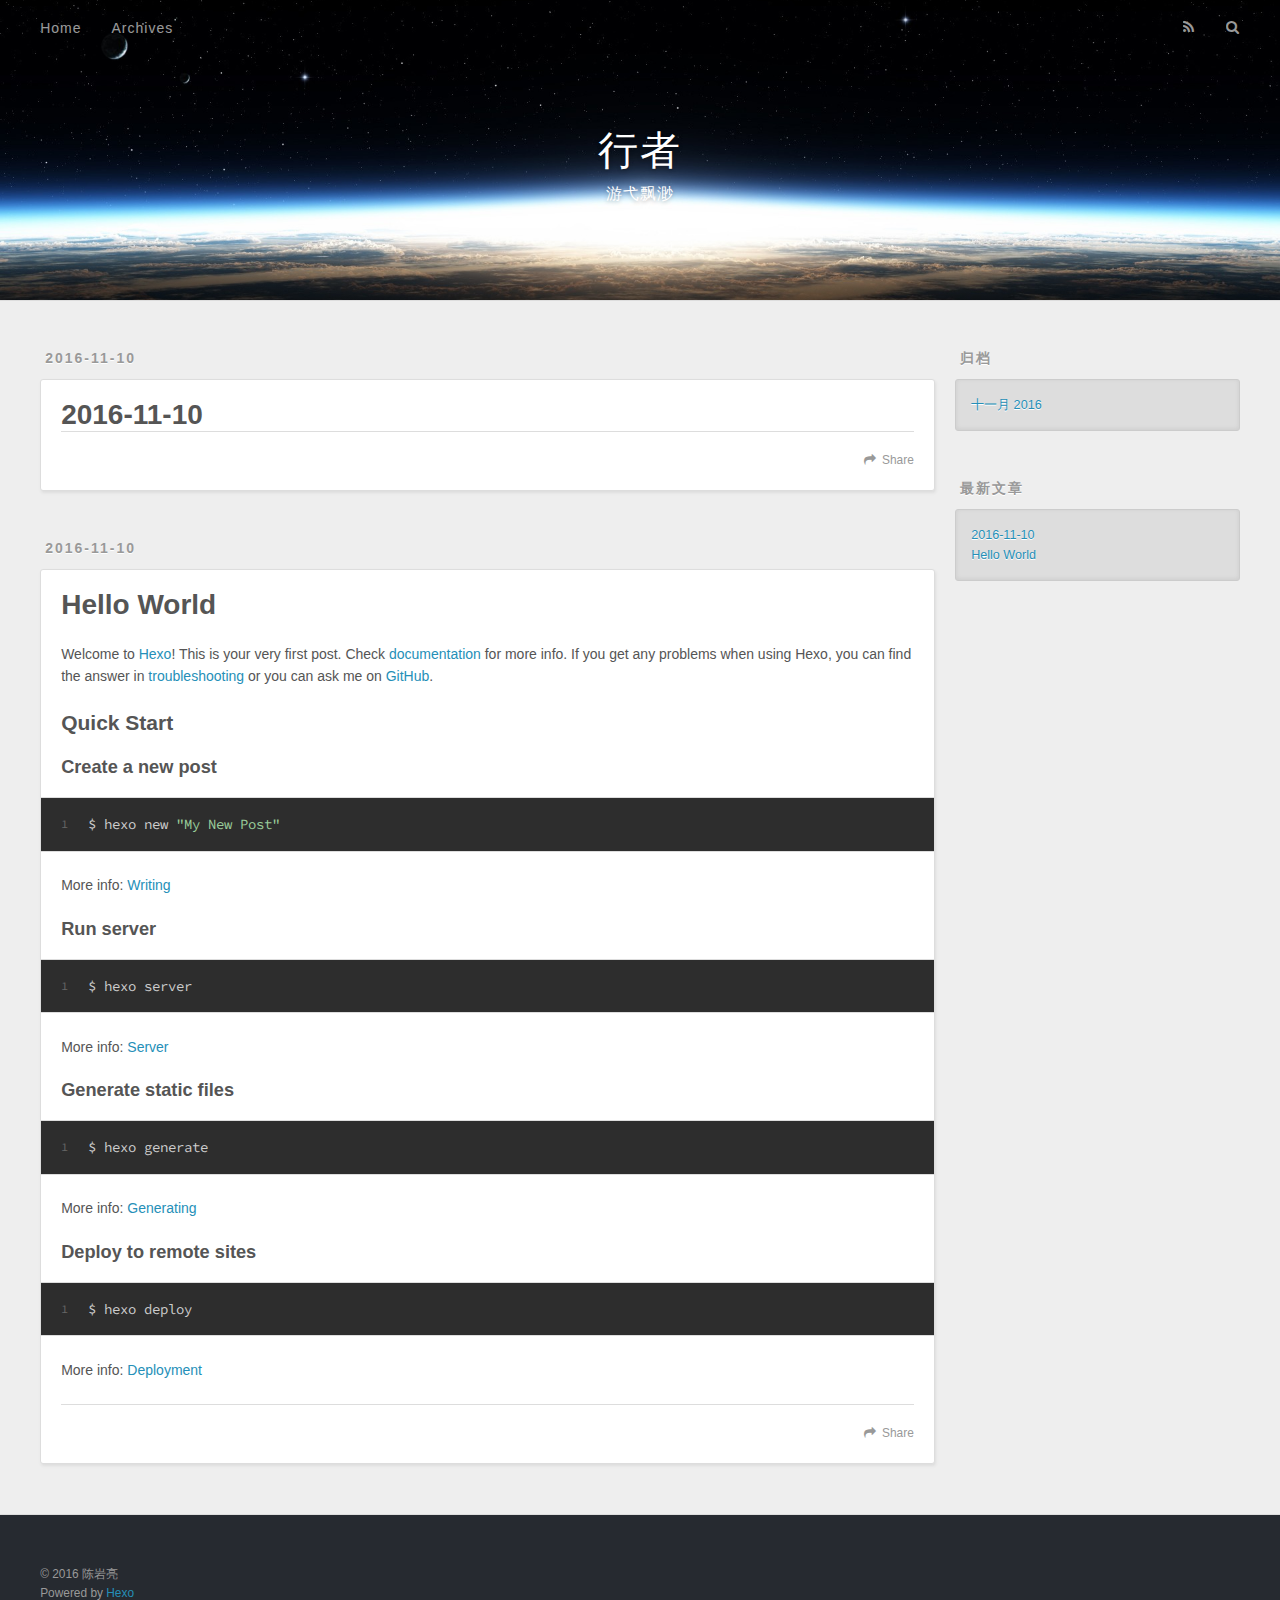
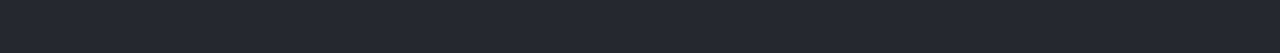
<file: index.html>
<!DOCTYPE html>
<html>
<head>
  <meta charset="utf-8">
  
  <title>行者</title>
  <meta name="viewport" content="width=device-width, initial-scale=1, maximum-scale=1">
  <meta property="og:type" content="website">
<meta property="og:title" content="行者">
<meta property="og:url" content="http://yoursite.com/index.html">
<meta property="og:site_name" content="行者">
<meta name="twitter:card" content="summary">
<meta name="twitter:title" content="行者">
  
    <link rel="alternate" href="/atom.xml" title="行者" type="application/atom+xml">
  
  
    <link rel="icon" href="/favicon.png">
  
  
    <link href="//fonts.googleapis.com/css?family=Source+Code+Pro" rel="stylesheet" type="text/css">
  
  <link rel="stylesheet" href="/css/style.css">
  

</head>

<body>
  <div id="container">
    <div id="wrap">
      <header id="header">
  <div id="banner"></div>
  <div id="header-outer" class="outer">
    <div id="header-title" class="inner">
      <h1 id="logo-wrap">
        <a href="/" id="logo">行者</a>
      </h1>
      
        <h2 id="subtitle-wrap">
          <a href="/" id="subtitle">游弋飘渺</a>
        </h2>
      
    </div>
    <div id="header-inner" class="inner">
      <nav id="main-nav">
        <a id="main-nav-toggle" class="nav-icon"></a>
        
          <a class="main-nav-link" href="/">Home</a>
        
          <a class="main-nav-link" href="/archives">Archives</a>
        
      </nav>
      <nav id="sub-nav">
        
          <a id="nav-rss-link" class="nav-icon" href="/atom.xml" title="RSS Feed"></a>
        
        <a id="nav-search-btn" class="nav-icon" title="搜索"></a>
      </nav>
      <div id="search-form-wrap">
        <form action="//google.com/search" method="get" accept-charset="UTF-8" class="search-form"><input type="search" name="q" results="0" class="search-form-input" placeholder="Search"><button type="submit" class="search-form-submit">&#xF002;</button><input type="hidden" name="sitesearch" value="http://yoursite.com"></form>
      </div>
    </div>
  </div>
</header>
      <div class="outer">
        <section id="main">
  
    <article id="post-2016-11-10" class="article article-type-post" itemscope itemprop="blogPost">
  <div class="article-meta">
    <a href="/2016/11/10/2016-11-10/" class="article-date">
  <time datetime="2016-11-10T15:00:15.000Z" itemprop="datePublished">2016-11-10</time>
</a>
    
  </div>
  <div class="article-inner">
    
    
      <header class="article-header">
        
  
    <h1 itemprop="name">
      <a class="article-title" href="/2016/11/10/2016-11-10/">2016-11-10</a>
    </h1>
  

      </header>
    
    <div class="article-entry" itemprop="articleBody">
      
        
      
    </div>
    <footer class="article-footer">
      <a data-url="http://yoursite.com/2016/11/10/2016-11-10/" data-id="civcifipe0000paeo4ngzxant" class="article-share-link">Share</a>
      
      
    </footer>
  </div>
  
</article>


  
    <article id="post-hello-world" class="article article-type-post" itemscope itemprop="blogPost">
  <div class="article-meta">
    <a href="/2016/11/10/hello-world/" class="article-date">
  <time datetime="2016-11-10T14:52:33.000Z" itemprop="datePublished">2016-11-10</time>
</a>
    
  </div>
  <div class="article-inner">
    
    
      <header class="article-header">
        
  
    <h1 itemprop="name">
      <a class="article-title" href="/2016/11/10/hello-world/">Hello World</a>
    </h1>
  

      </header>
    
    <div class="article-entry" itemprop="articleBody">
      
        <p>Welcome to <a href="https://hexo.io/" target="_blank" rel="external">Hexo</a>! This is your very first post. Check <a href="https://hexo.io/docs/" target="_blank" rel="external">documentation</a> for more info. If you get any problems when using Hexo, you can find the answer in <a href="https://hexo.io/docs/troubleshooting.html" target="_blank" rel="external">troubleshooting</a> or you can ask me on <a href="https://github.com/hexojs/hexo/issues" target="_blank" rel="external">GitHub</a>.</p>
<h2 id="Quick-Start"><a href="#Quick-Start" class="headerlink" title="Quick Start"></a>Quick Start</h2><h3 id="Create-a-new-post"><a href="#Create-a-new-post" class="headerlink" title="Create a new post"></a>Create a new post</h3><figure class="highlight bash"><table><tr><td class="gutter"><pre><div class="line">1</div></pre></td><td class="code"><pre><div class="line">$ hexo new <span class="string">"My New Post"</span></div></pre></td></tr></table></figure>
<p>More info: <a href="https://hexo.io/docs/writing.html" target="_blank" rel="external">Writing</a></p>
<h3 id="Run-server"><a href="#Run-server" class="headerlink" title="Run server"></a>Run server</h3><figure class="highlight bash"><table><tr><td class="gutter"><pre><div class="line">1</div></pre></td><td class="code"><pre><div class="line">$ hexo server</div></pre></td></tr></table></figure>
<p>More info: <a href="https://hexo.io/docs/server.html" target="_blank" rel="external">Server</a></p>
<h3 id="Generate-static-files"><a href="#Generate-static-files" class="headerlink" title="Generate static files"></a>Generate static files</h3><figure class="highlight bash"><table><tr><td class="gutter"><pre><div class="line">1</div></pre></td><td class="code"><pre><div class="line">$ hexo generate</div></pre></td></tr></table></figure>
<p>More info: <a href="https://hexo.io/docs/generating.html" target="_blank" rel="external">Generating</a></p>
<h3 id="Deploy-to-remote-sites"><a href="#Deploy-to-remote-sites" class="headerlink" title="Deploy to remote sites"></a>Deploy to remote sites</h3><figure class="highlight bash"><table><tr><td class="gutter"><pre><div class="line">1</div></pre></td><td class="code"><pre><div class="line">$ hexo deploy</div></pre></td></tr></table></figure>
<p>More info: <a href="https://hexo.io/docs/deployment.html" target="_blank" rel="external">Deployment</a></p>

      
    </div>
    <footer class="article-footer">
      <a data-url="http://yoursite.com/2016/11/10/hello-world/" data-id="civcifisn0001paeog981kmg1" class="article-share-link">Share</a>
      
      
    </footer>
  </div>
  
</article>


  

</section>
        
          <aside id="sidebar">
  
    

  
    

  
    
  
    
  <div class="widget-wrap">
    <h3 class="widget-title">归档</h3>
    <div class="widget">
      <ul class="archive-list"><li class="archive-list-item"><a class="archive-list-link" href="/archives/2016/11/">十一月 2016</a></li></ul>
    </div>
  </div>


  
    
  <div class="widget-wrap">
    <h3 class="widget-title">最新文章</h3>
    <div class="widget">
      <ul>
        
          <li>
            <a href="/2016/11/10/2016-11-10/">2016-11-10</a>
          </li>
        
          <li>
            <a href="/2016/11/10/hello-world/">Hello World</a>
          </li>
        
      </ul>
    </div>
  </div>

  
</aside>
        
      </div>
      <footer id="footer">
  
  <div class="outer">
    <div id="footer-info" class="inner">
      &copy; 2016 陈岩亮<br>
      Powered by <a href="http://hexo.io/" target="_blank">Hexo</a>
    </div>
  </div>
</footer>
    </div>
    <nav id="mobile-nav">
  
    <a href="/" class="mobile-nav-link">Home</a>
  
    <a href="/archives" class="mobile-nav-link">Archives</a>
  
</nav>
    

<script src="//ajax.googleapis.com/ajax/libs/jquery/2.0.3/jquery.min.js"></script>


  <link rel="stylesheet" href="/fancybox/jquery.fancybox.css">
  <script src="/fancybox/jquery.fancybox.pack.js"></script>


<script src="/js/script.js"></script>

  </div>
</body>
</html>
</file>
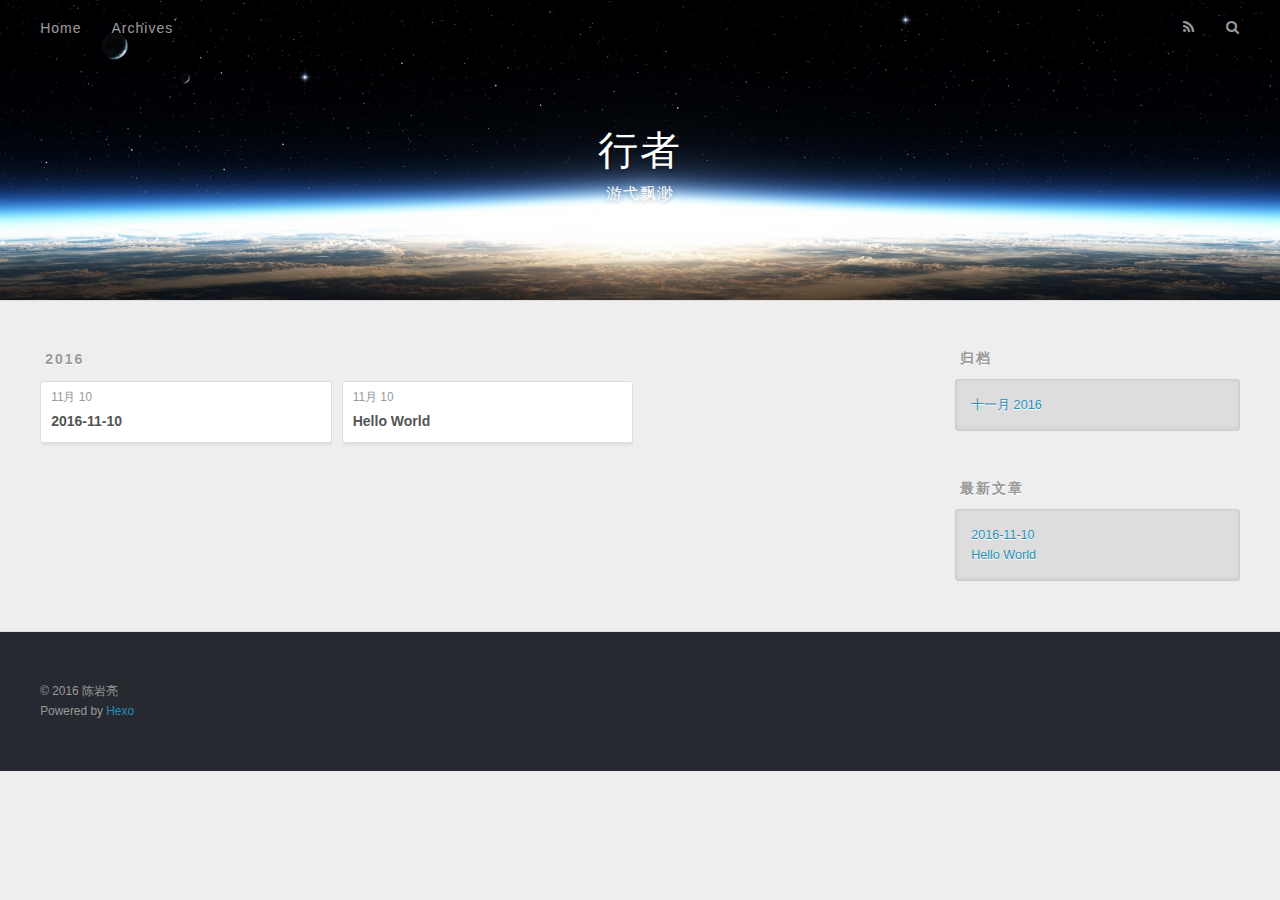
<file: archives/index.html>
<!DOCTYPE html>
<html>
<head>
  <meta charset="utf-8">
  
  <title>归档 | 行者</title>
  <meta name="viewport" content="width=device-width, initial-scale=1, maximum-scale=1">
  <meta property="og:type" content="website">
<meta property="og:title" content="行者">
<meta property="og:url" content="http://yoursite.com/archives/index.html">
<meta property="og:site_name" content="行者">
<meta name="twitter:card" content="summary">
<meta name="twitter:title" content="行者">
  
    <link rel="alternate" href="/atom.xml" title="行者" type="application/atom+xml">
  
  
    <link rel="icon" href="/favicon.png">
  
  
    <link href="//fonts.googleapis.com/css?family=Source+Code+Pro" rel="stylesheet" type="text/css">
  
  <link rel="stylesheet" href="/css/style.css">
  

</head>

<body>
  <div id="container">
    <div id="wrap">
      <header id="header">
  <div id="banner"></div>
  <div id="header-outer" class="outer">
    <div id="header-title" class="inner">
      <h1 id="logo-wrap">
        <a href="/" id="logo">行者</a>
      </h1>
      
        <h2 id="subtitle-wrap">
          <a href="/" id="subtitle">游弋飘渺</a>
        </h2>
      
    </div>
    <div id="header-inner" class="inner">
      <nav id="main-nav">
        <a id="main-nav-toggle" class="nav-icon"></a>
        
          <a class="main-nav-link" href="/">Home</a>
        
          <a class="main-nav-link" href="/archives">Archives</a>
        
      </nav>
      <nav id="sub-nav">
        
          <a id="nav-rss-link" class="nav-icon" href="/atom.xml" title="RSS Feed"></a>
        
        <a id="nav-search-btn" class="nav-icon" title="搜索"></a>
      </nav>
      <div id="search-form-wrap">
        <form action="//google.com/search" method="get" accept-charset="UTF-8" class="search-form"><input type="search" name="q" results="0" class="search-form-input" placeholder="Search"><button type="submit" class="search-form-submit">&#xF002;</button><input type="hidden" name="sitesearch" value="http://yoursite.com"></form>
      </div>
    </div>
  </div>
</header>
      <div class="outer">
        <section id="main">
  
  
    
    
      
      
      <section class="archives-wrap">
        <div class="archive-year-wrap">
          <a href="/archives/2016" class="archive-year">2016</a>
        </div>
        <div class="archives">
    
    <article class="archive-article archive-type-post">
  <div class="archive-article-inner">
    <header class="archive-article-header">
      <a href="/2016/11/10/2016-11-10/" class="archive-article-date">
  <time datetime="2016-11-10T15:00:15.000Z" itemprop="datePublished">11月 10</time>
</a>
      
  
    <h1 itemprop="name">
      <a class="archive-article-title" href="/2016/11/10/2016-11-10/">2016-11-10</a>
    </h1>
  

    </header>
  </div>
</article>
  
    
    
    <article class="archive-article archive-type-post">
  <div class="archive-article-inner">
    <header class="archive-article-header">
      <a href="/2016/11/10/hello-world/" class="archive-article-date">
  <time datetime="2016-11-10T14:52:33.000Z" itemprop="datePublished">11月 10</time>
</a>
      
  
    <h1 itemprop="name">
      <a class="archive-article-title" href="/2016/11/10/hello-world/">Hello World</a>
    </h1>
  

    </header>
  </div>
</article>
  
  
    </div></section>
  

</section>
        
          <aside id="sidebar">
  
    

  
    

  
    
  
    
  <div class="widget-wrap">
    <h3 class="widget-title">归档</h3>
    <div class="widget">
      <ul class="archive-list"><li class="archive-list-item"><a class="archive-list-link" href="/archives/2016/11/">十一月 2016</a></li></ul>
    </div>
  </div>


  
    
  <div class="widget-wrap">
    <h3 class="widget-title">最新文章</h3>
    <div class="widget">
      <ul>
        
          <li>
            <a href="/2016/11/10/2016-11-10/">2016-11-10</a>
          </li>
        
          <li>
            <a href="/2016/11/10/hello-world/">Hello World</a>
          </li>
        
      </ul>
    </div>
  </div>

  
</aside>
        
      </div>
      <footer id="footer">
  
  <div class="outer">
    <div id="footer-info" class="inner">
      &copy; 2016 陈岩亮<br>
      Powered by <a href="http://hexo.io/" target="_blank">Hexo</a>
    </div>
  </div>
</footer>
    </div>
    <nav id="mobile-nav">
  
    <a href="/" class="mobile-nav-link">Home</a>
  
    <a href="/archives" class="mobile-nav-link">Archives</a>
  
</nav>
    

<script src="//ajax.googleapis.com/ajax/libs/jquery/2.0.3/jquery.min.js"></script>


  <link rel="stylesheet" href="/fancybox/jquery.fancybox.css">
  <script src="/fancybox/jquery.fancybox.pack.js"></script>


<script src="/js/script.js"></script>

  </div>
</body>
</html>
</file>
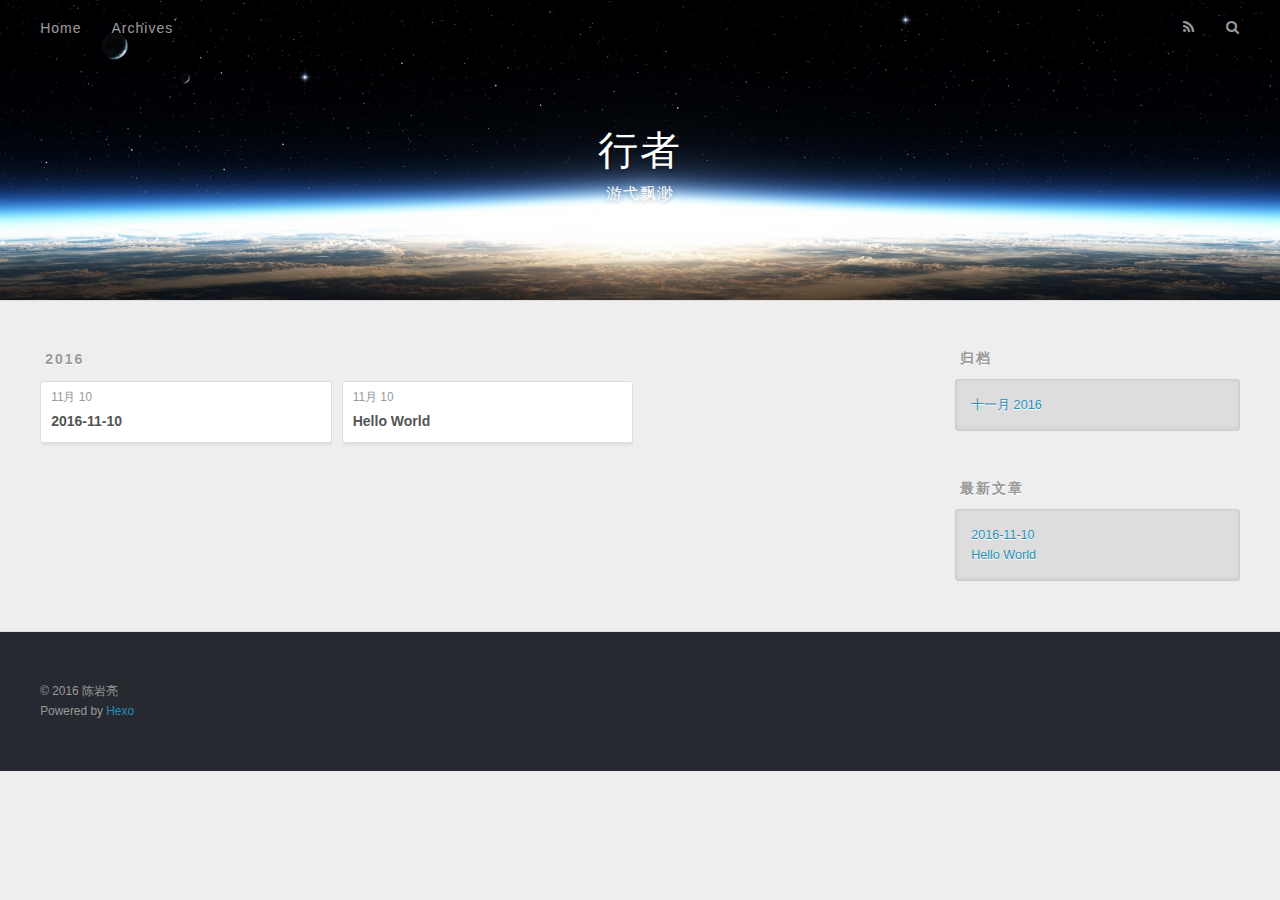
<file: archives/2016/index.html>
<!DOCTYPE html>
<html>
<head>
  <meta charset="utf-8">
  
  <title>归档: 2016 | 行者</title>
  <meta name="viewport" content="width=device-width, initial-scale=1, maximum-scale=1">
  <meta property="og:type" content="website">
<meta property="og:title" content="行者">
<meta property="og:url" content="http://yoursite.com/archives/2016/index.html">
<meta property="og:site_name" content="行者">
<meta name="twitter:card" content="summary">
<meta name="twitter:title" content="行者">
  
    <link rel="alternate" href="/atom.xml" title="行者" type="application/atom+xml">
  
  
    <link rel="icon" href="/favicon.png">
  
  
    <link href="//fonts.googleapis.com/css?family=Source+Code+Pro" rel="stylesheet" type="text/css">
  
  <link rel="stylesheet" href="/css/style.css">
  

</head>

<body>
  <div id="container">
    <div id="wrap">
      <header id="header">
  <div id="banner"></div>
  <div id="header-outer" class="outer">
    <div id="header-title" class="inner">
      <h1 id="logo-wrap">
        <a href="/" id="logo">行者</a>
      </h1>
      
        <h2 id="subtitle-wrap">
          <a href="/" id="subtitle">游弋飘渺</a>
        </h2>
      
    </div>
    <div id="header-inner" class="inner">
      <nav id="main-nav">
        <a id="main-nav-toggle" class="nav-icon"></a>
        
          <a class="main-nav-link" href="/">Home</a>
        
          <a class="main-nav-link" href="/archives">Archives</a>
        
      </nav>
      <nav id="sub-nav">
        
          <a id="nav-rss-link" class="nav-icon" href="/atom.xml" title="RSS Feed"></a>
        
        <a id="nav-search-btn" class="nav-icon" title="搜索"></a>
      </nav>
      <div id="search-form-wrap">
        <form action="//google.com/search" method="get" accept-charset="UTF-8" class="search-form"><input type="search" name="q" results="0" class="search-form-input" placeholder="Search"><button type="submit" class="search-form-submit">&#xF002;</button><input type="hidden" name="sitesearch" value="http://yoursite.com"></form>
      </div>
    </div>
  </div>
</header>
      <div class="outer">
        <section id="main">
  
  
    
    
      
      
      <section class="archives-wrap">
        <div class="archive-year-wrap">
          <a href="/archives/2016" class="archive-year">2016</a>
        </div>
        <div class="archives">
    
    <article class="archive-article archive-type-post">
  <div class="archive-article-inner">
    <header class="archive-article-header">
      <a href="/2016/11/10/2016-11-10/" class="archive-article-date">
  <time datetime="2016-11-10T15:00:15.000Z" itemprop="datePublished">11月 10</time>
</a>
      
  
    <h1 itemprop="name">
      <a class="archive-article-title" href="/2016/11/10/2016-11-10/">2016-11-10</a>
    </h1>
  

    </header>
  </div>
</article>
  
    
    
    <article class="archive-article archive-type-post">
  <div class="archive-article-inner">
    <header class="archive-article-header">
      <a href="/2016/11/10/hello-world/" class="archive-article-date">
  <time datetime="2016-11-10T14:52:33.000Z" itemprop="datePublished">11月 10</time>
</a>
      
  
    <h1 itemprop="name">
      <a class="archive-article-title" href="/2016/11/10/hello-world/">Hello World</a>
    </h1>
  

    </header>
  </div>
</article>
  
  
    </div></section>
  

</section>
        
          <aside id="sidebar">
  
    

  
    

  
    
  
    
  <div class="widget-wrap">
    <h3 class="widget-title">归档</h3>
    <div class="widget">
      <ul class="archive-list"><li class="archive-list-item"><a class="archive-list-link" href="/archives/2016/11/">十一月 2016</a></li></ul>
    </div>
  </div>


  
    
  <div class="widget-wrap">
    <h3 class="widget-title">最新文章</h3>
    <div class="widget">
      <ul>
        
          <li>
            <a href="/2016/11/10/2016-11-10/">2016-11-10</a>
          </li>
        
          <li>
            <a href="/2016/11/10/hello-world/">Hello World</a>
          </li>
        
      </ul>
    </div>
  </div>

  
</aside>
        
      </div>
      <footer id="footer">
  
  <div class="outer">
    <div id="footer-info" class="inner">
      &copy; 2016 陈岩亮<br>
      Powered by <a href="http://hexo.io/" target="_blank">Hexo</a>
    </div>
  </div>
</footer>
    </div>
    <nav id="mobile-nav">
  
    <a href="/" class="mobile-nav-link">Home</a>
  
    <a href="/archives" class="mobile-nav-link">Archives</a>
  
</nav>
    

<script src="//ajax.googleapis.com/ajax/libs/jquery/2.0.3/jquery.min.js"></script>


  <link rel="stylesheet" href="/fancybox/jquery.fancybox.css">
  <script src="/fancybox/jquery.fancybox.pack.js"></script>


<script src="/js/script.js"></script>

  </div>
</body>
</html>
</file>
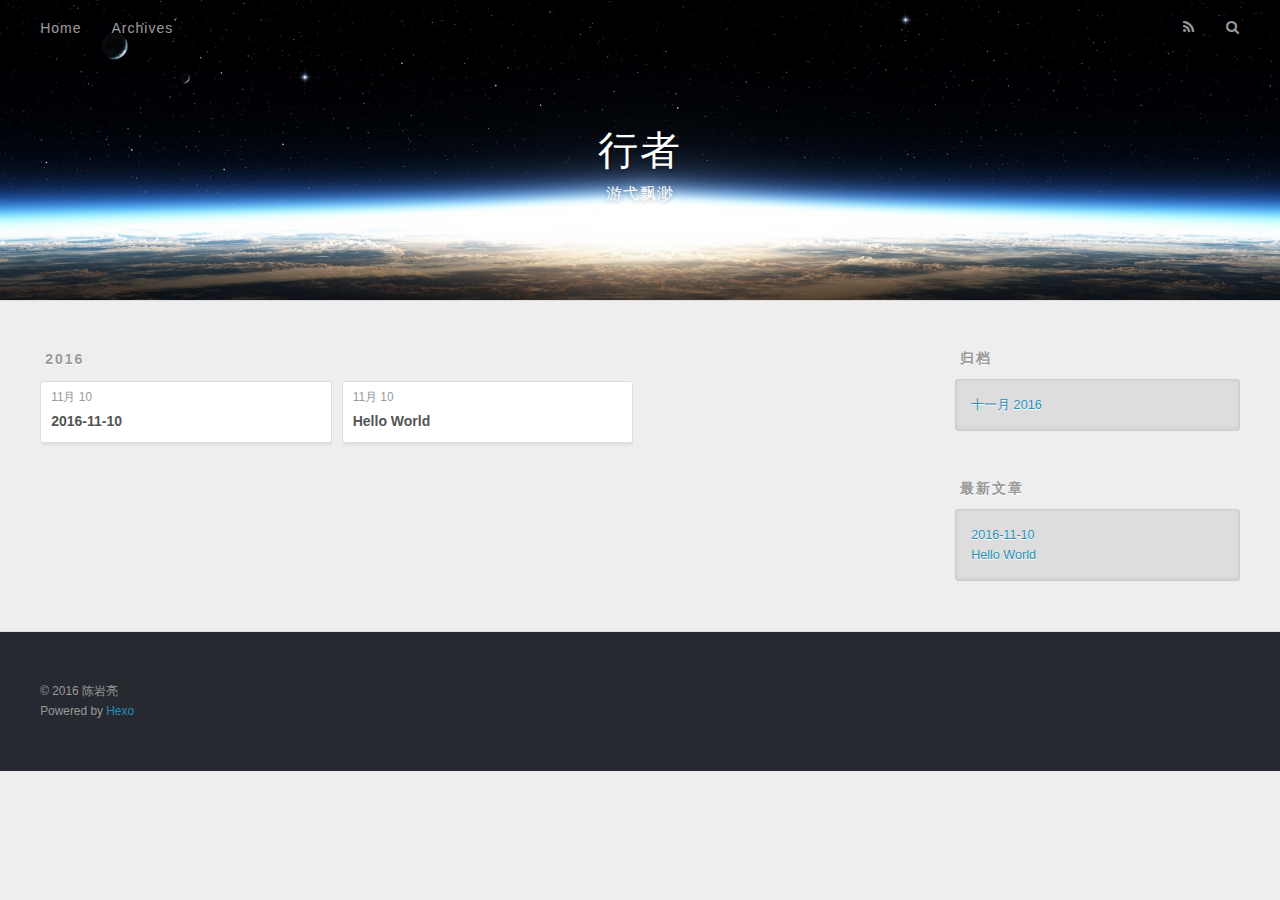
<file: archives/2016/11/index.html>
<!DOCTYPE html>
<html>
<head>
  <meta charset="utf-8">
  
  <title>归档: 2016/11 | 行者</title>
  <meta name="viewport" content="width=device-width, initial-scale=1, maximum-scale=1">
  <meta property="og:type" content="website">
<meta property="og:title" content="行者">
<meta property="og:url" content="http://yoursite.com/archives/2016/11/index.html">
<meta property="og:site_name" content="行者">
<meta name="twitter:card" content="summary">
<meta name="twitter:title" content="行者">
  
    <link rel="alternate" href="/atom.xml" title="行者" type="application/atom+xml">
  
  
    <link rel="icon" href="/favicon.png">
  
  
    <link href="//fonts.googleapis.com/css?family=Source+Code+Pro" rel="stylesheet" type="text/css">
  
  <link rel="stylesheet" href="/css/style.css">
  

</head>

<body>
  <div id="container">
    <div id="wrap">
      <header id="header">
  <div id="banner"></div>
  <div id="header-outer" class="outer">
    <div id="header-title" class="inner">
      <h1 id="logo-wrap">
        <a href="/" id="logo">行者</a>
      </h1>
      
        <h2 id="subtitle-wrap">
          <a href="/" id="subtitle">游弋飘渺</a>
        </h2>
      
    </div>
    <div id="header-inner" class="inner">
      <nav id="main-nav">
        <a id="main-nav-toggle" class="nav-icon"></a>
        
          <a class="main-nav-link" href="/">Home</a>
        
          <a class="main-nav-link" href="/archives">Archives</a>
        
      </nav>
      <nav id="sub-nav">
        
          <a id="nav-rss-link" class="nav-icon" href="/atom.xml" title="RSS Feed"></a>
        
        <a id="nav-search-btn" class="nav-icon" title="搜索"></a>
      </nav>
      <div id="search-form-wrap">
        <form action="//google.com/search" method="get" accept-charset="UTF-8" class="search-form"><input type="search" name="q" results="0" class="search-form-input" placeholder="Search"><button type="submit" class="search-form-submit">&#xF002;</button><input type="hidden" name="sitesearch" value="http://yoursite.com"></form>
      </div>
    </div>
  </div>
</header>
      <div class="outer">
        <section id="main">
  
  
    
    
      
      
      <section class="archives-wrap">
        <div class="archive-year-wrap">
          <a href="/archives/2016" class="archive-year">2016</a>
        </div>
        <div class="archives">
    
    <article class="archive-article archive-type-post">
  <div class="archive-article-inner">
    <header class="archive-article-header">
      <a href="/2016/11/10/2016-11-10/" class="archive-article-date">
  <time datetime="2016-11-10T15:00:15.000Z" itemprop="datePublished">11月 10</time>
</a>
      
  
    <h1 itemprop="name">
      <a class="archive-article-title" href="/2016/11/10/2016-11-10/">2016-11-10</a>
    </h1>
  

    </header>
  </div>
</article>
  
    
    
    <article class="archive-article archive-type-post">
  <div class="archive-article-inner">
    <header class="archive-article-header">
      <a href="/2016/11/10/hello-world/" class="archive-article-date">
  <time datetime="2016-11-10T14:52:33.000Z" itemprop="datePublished">11月 10</time>
</a>
      
  
    <h1 itemprop="name">
      <a class="archive-article-title" href="/2016/11/10/hello-world/">Hello World</a>
    </h1>
  

    </header>
  </div>
</article>
  
  
    </div></section>
  

</section>
        
          <aside id="sidebar">
  
    

  
    

  
    
  
    
  <div class="widget-wrap">
    <h3 class="widget-title">归档</h3>
    <div class="widget">
      <ul class="archive-list"><li class="archive-list-item"><a class="archive-list-link" href="/archives/2016/11/">十一月 2016</a></li></ul>
    </div>
  </div>


  
    
  <div class="widget-wrap">
    <h3 class="widget-title">最新文章</h3>
    <div class="widget">
      <ul>
        
          <li>
            <a href="/2016/11/10/2016-11-10/">2016-11-10</a>
          </li>
        
          <li>
            <a href="/2016/11/10/hello-world/">Hello World</a>
          </li>
        
      </ul>
    </div>
  </div>

  
</aside>
        
      </div>
      <footer id="footer">
  
  <div class="outer">
    <div id="footer-info" class="inner">
      &copy; 2016 陈岩亮<br>
      Powered by <a href="http://hexo.io/" target="_blank">Hexo</a>
    </div>
  </div>
</footer>
    </div>
    <nav id="mobile-nav">
  
    <a href="/" class="mobile-nav-link">Home</a>
  
    <a href="/archives" class="mobile-nav-link">Archives</a>
  
</nav>
    

<script src="//ajax.googleapis.com/ajax/libs/jquery/2.0.3/jquery.min.js"></script>


  <link rel="stylesheet" href="/fancybox/jquery.fancybox.css">
  <script src="/fancybox/jquery.fancybox.pack.js"></script>


<script src="/js/script.js"></script>

  </div>
</body>
</html>
</file>
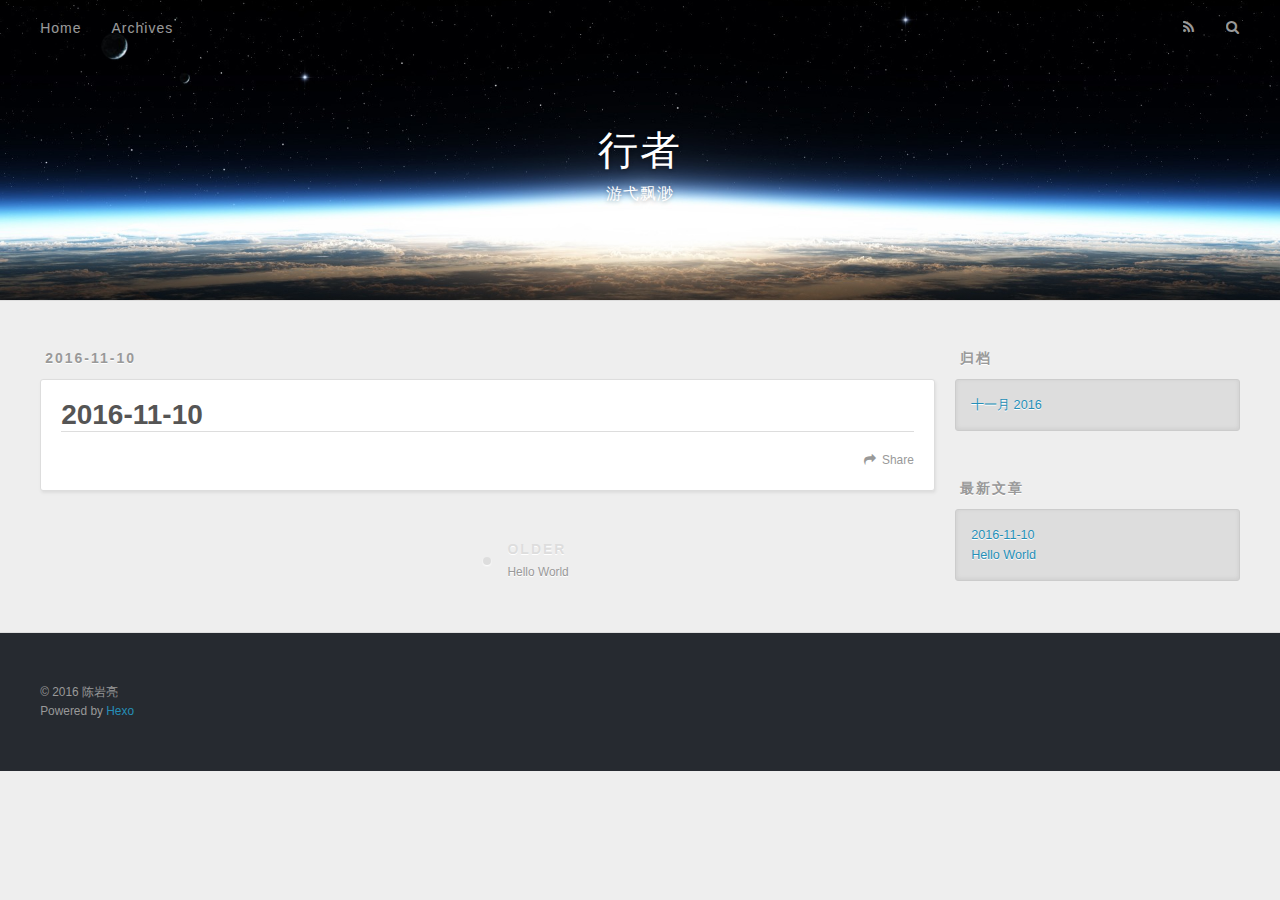
<file: 2016/11/10/2016-11-10/index.html>
<!DOCTYPE html>
<html>
<head>
  <meta charset="utf-8">
  
  <title>2016-11-10 | 行者</title>
  <meta name="viewport" content="width=device-width, initial-scale=1, maximum-scale=1">
  <meta property="og:type" content="article">
<meta property="og:title" content="2016-11-10">
<meta property="og:url" content="http://yoursite.com/2016/11/10/2016-11-10/index.html">
<meta property="og:site_name" content="行者">
<meta property="og:updated_time" content="2016-11-10T15:00:15.000Z">
<meta name="twitter:card" content="summary">
<meta name="twitter:title" content="2016-11-10">
  
    <link rel="alternate" href="/atom.xml" title="行者" type="application/atom+xml">
  
  
    <link rel="icon" href="/favicon.png">
  
  
    <link href="//fonts.googleapis.com/css?family=Source+Code+Pro" rel="stylesheet" type="text/css">
  
  <link rel="stylesheet" href="/css/style.css">
  

</head>

<body>
  <div id="container">
    <div id="wrap">
      <header id="header">
  <div id="banner"></div>
  <div id="header-outer" class="outer">
    <div id="header-title" class="inner">
      <h1 id="logo-wrap">
        <a href="/" id="logo">行者</a>
      </h1>
      
        <h2 id="subtitle-wrap">
          <a href="/" id="subtitle">游弋飘渺</a>
        </h2>
      
    </div>
    <div id="header-inner" class="inner">
      <nav id="main-nav">
        <a id="main-nav-toggle" class="nav-icon"></a>
        
          <a class="main-nav-link" href="/">Home</a>
        
          <a class="main-nav-link" href="/archives">Archives</a>
        
      </nav>
      <nav id="sub-nav">
        
          <a id="nav-rss-link" class="nav-icon" href="/atom.xml" title="RSS Feed"></a>
        
        <a id="nav-search-btn" class="nav-icon" title="搜索"></a>
      </nav>
      <div id="search-form-wrap">
        <form action="//google.com/search" method="get" accept-charset="UTF-8" class="search-form"><input type="search" name="q" results="0" class="search-form-input" placeholder="Search"><button type="submit" class="search-form-submit">&#xF002;</button><input type="hidden" name="sitesearch" value="http://yoursite.com"></form>
      </div>
    </div>
  </div>
</header>
      <div class="outer">
        <section id="main"><article id="post-2016-11-10" class="article article-type-post" itemscope itemprop="blogPost">
  <div class="article-meta">
    <a href="/2016/11/10/2016-11-10/" class="article-date">
  <time datetime="2016-11-10T15:00:15.000Z" itemprop="datePublished">2016-11-10</time>
</a>
    
  </div>
  <div class="article-inner">
    
    
      <header class="article-header">
        
  
    <h1 class="article-title" itemprop="name">
      2016-11-10
    </h1>
  

      </header>
    
    <div class="article-entry" itemprop="articleBody">
      
        
      
    </div>
    <footer class="article-footer">
      <a data-url="http://yoursite.com/2016/11/10/2016-11-10/" data-id="civcifipe0000paeo4ngzxant" class="article-share-link">Share</a>
      
      
    </footer>
  </div>
  
    
<nav id="article-nav">
  
  
    <a href="/2016/11/10/hello-world/" id="article-nav-older" class="article-nav-link-wrap">
      <strong class="article-nav-caption">Older</strong>
      <div class="article-nav-title">Hello World</div>
    </a>
  
</nav>

  
</article>

</section>
        
          <aside id="sidebar">
  
    

  
    

  
    
  
    
  <div class="widget-wrap">
    <h3 class="widget-title">归档</h3>
    <div class="widget">
      <ul class="archive-list"><li class="archive-list-item"><a class="archive-list-link" href="/archives/2016/11/">十一月 2016</a></li></ul>
    </div>
  </div>


  
    
  <div class="widget-wrap">
    <h3 class="widget-title">最新文章</h3>
    <div class="widget">
      <ul>
        
          <li>
            <a href="/2016/11/10/2016-11-10/">2016-11-10</a>
          </li>
        
          <li>
            <a href="/2016/11/10/hello-world/">Hello World</a>
          </li>
        
      </ul>
    </div>
  </div>

  
</aside>
        
      </div>
      <footer id="footer">
  
  <div class="outer">
    <div id="footer-info" class="inner">
      &copy; 2016 陈岩亮<br>
      Powered by <a href="http://hexo.io/" target="_blank">Hexo</a>
    </div>
  </div>
</footer>
    </div>
    <nav id="mobile-nav">
  
    <a href="/" class="mobile-nav-link">Home</a>
  
    <a href="/archives" class="mobile-nav-link">Archives</a>
  
</nav>
    

<script src="//ajax.googleapis.com/ajax/libs/jquery/2.0.3/jquery.min.js"></script>


  <link rel="stylesheet" href="/fancybox/jquery.fancybox.css">
  <script src="/fancybox/jquery.fancybox.pack.js"></script>


<script src="/js/script.js"></script>

  </div>
</body>
</html>
</file>
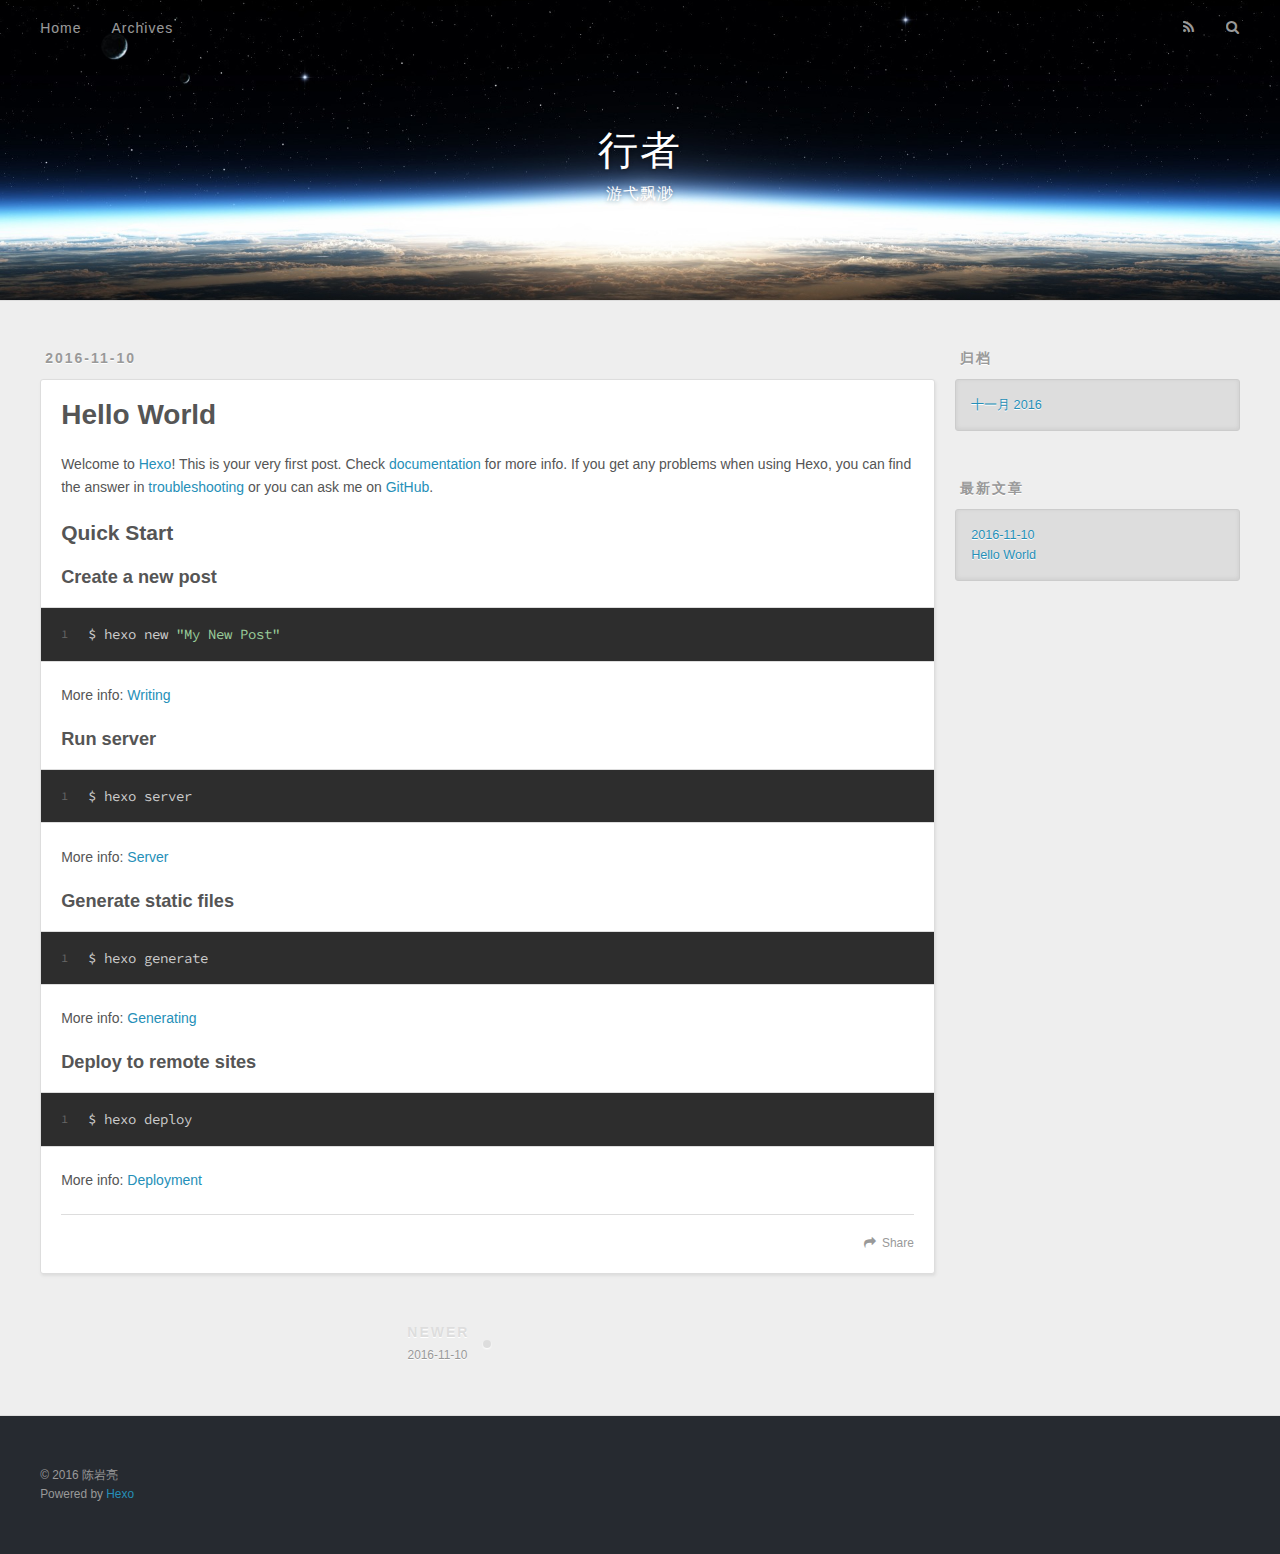
<file: 2016/11/10/hello-world/index.html>
<!DOCTYPE html>
<html>
<head>
  <meta charset="utf-8">
  
  <title>Hello World | 行者</title>
  <meta name="viewport" content="width=device-width, initial-scale=1, maximum-scale=1">
  <meta name="description" content="Welcome to Hexo! This is your very first post. Check documentation for more info. If you get any problems when using Hexo, you can find the answer in troubleshooting or you can ask me on GitHub.
Quick">
<meta property="og:type" content="article">
<meta property="og:title" content="Hello World">
<meta property="og:url" content="http://yoursite.com/2016/11/10/hello-world/index.html">
<meta property="og:site_name" content="行者">
<meta property="og:description" content="Welcome to Hexo! This is your very first post. Check documentation for more info. If you get any problems when using Hexo, you can find the answer in troubleshooting or you can ask me on GitHub.
Quick">
<meta property="og:updated_time" content="2016-11-10T14:52:33.000Z">
<meta name="twitter:card" content="summary">
<meta name="twitter:title" content="Hello World">
<meta name="twitter:description" content="Welcome to Hexo! This is your very first post. Check documentation for more info. If you get any problems when using Hexo, you can find the answer in troubleshooting or you can ask me on GitHub.
Quick">
  
    <link rel="alternate" href="/atom.xml" title="行者" type="application/atom+xml">
  
  
    <link rel="icon" href="/favicon.png">
  
  
    <link href="//fonts.googleapis.com/css?family=Source+Code+Pro" rel="stylesheet" type="text/css">
  
  <link rel="stylesheet" href="/css/style.css">
  

</head>

<body>
  <div id="container">
    <div id="wrap">
      <header id="header">
  <div id="banner"></div>
  <div id="header-outer" class="outer">
    <div id="header-title" class="inner">
      <h1 id="logo-wrap">
        <a href="/" id="logo">行者</a>
      </h1>
      
        <h2 id="subtitle-wrap">
          <a href="/" id="subtitle">游弋飘渺</a>
        </h2>
      
    </div>
    <div id="header-inner" class="inner">
      <nav id="main-nav">
        <a id="main-nav-toggle" class="nav-icon"></a>
        
          <a class="main-nav-link" href="/">Home</a>
        
          <a class="main-nav-link" href="/archives">Archives</a>
        
      </nav>
      <nav id="sub-nav">
        
          <a id="nav-rss-link" class="nav-icon" href="/atom.xml" title="RSS Feed"></a>
        
        <a id="nav-search-btn" class="nav-icon" title="搜索"></a>
      </nav>
      <div id="search-form-wrap">
        <form action="//google.com/search" method="get" accept-charset="UTF-8" class="search-form"><input type="search" name="q" results="0" class="search-form-input" placeholder="Search"><button type="submit" class="search-form-submit">&#xF002;</button><input type="hidden" name="sitesearch" value="http://yoursite.com"></form>
      </div>
    </div>
  </div>
</header>
      <div class="outer">
        <section id="main"><article id="post-hello-world" class="article article-type-post" itemscope itemprop="blogPost">
  <div class="article-meta">
    <a href="/2016/11/10/hello-world/" class="article-date">
  <time datetime="2016-11-10T14:52:33.000Z" itemprop="datePublished">2016-11-10</time>
</a>
    
  </div>
  <div class="article-inner">
    
    
      <header class="article-header">
        
  
    <h1 class="article-title" itemprop="name">
      Hello World
    </h1>
  

      </header>
    
    <div class="article-entry" itemprop="articleBody">
      
        <p>Welcome to <a href="https://hexo.io/" target="_blank" rel="external">Hexo</a>! This is your very first post. Check <a href="https://hexo.io/docs/" target="_blank" rel="external">documentation</a> for more info. If you get any problems when using Hexo, you can find the answer in <a href="https://hexo.io/docs/troubleshooting.html" target="_blank" rel="external">troubleshooting</a> or you can ask me on <a href="https://github.com/hexojs/hexo/issues" target="_blank" rel="external">GitHub</a>.</p>
<h2 id="Quick-Start"><a href="#Quick-Start" class="headerlink" title="Quick Start"></a>Quick Start</h2><h3 id="Create-a-new-post"><a href="#Create-a-new-post" class="headerlink" title="Create a new post"></a>Create a new post</h3><figure class="highlight bash"><table><tr><td class="gutter"><pre><div class="line">1</div></pre></td><td class="code"><pre><div class="line">$ hexo new <span class="string">"My New Post"</span></div></pre></td></tr></table></figure>
<p>More info: <a href="https://hexo.io/docs/writing.html" target="_blank" rel="external">Writing</a></p>
<h3 id="Run-server"><a href="#Run-server" class="headerlink" title="Run server"></a>Run server</h3><figure class="highlight bash"><table><tr><td class="gutter"><pre><div class="line">1</div></pre></td><td class="code"><pre><div class="line">$ hexo server</div></pre></td></tr></table></figure>
<p>More info: <a href="https://hexo.io/docs/server.html" target="_blank" rel="external">Server</a></p>
<h3 id="Generate-static-files"><a href="#Generate-static-files" class="headerlink" title="Generate static files"></a>Generate static files</h3><figure class="highlight bash"><table><tr><td class="gutter"><pre><div class="line">1</div></pre></td><td class="code"><pre><div class="line">$ hexo generate</div></pre></td></tr></table></figure>
<p>More info: <a href="https://hexo.io/docs/generating.html" target="_blank" rel="external">Generating</a></p>
<h3 id="Deploy-to-remote-sites"><a href="#Deploy-to-remote-sites" class="headerlink" title="Deploy to remote sites"></a>Deploy to remote sites</h3><figure class="highlight bash"><table><tr><td class="gutter"><pre><div class="line">1</div></pre></td><td class="code"><pre><div class="line">$ hexo deploy</div></pre></td></tr></table></figure>
<p>More info: <a href="https://hexo.io/docs/deployment.html" target="_blank" rel="external">Deployment</a></p>

      
    </div>
    <footer class="article-footer">
      <a data-url="http://yoursite.com/2016/11/10/hello-world/" data-id="civcifisn0001paeog981kmg1" class="article-share-link">Share</a>
      
      
    </footer>
  </div>
  
    
<nav id="article-nav">
  
    <a href="/2016/11/10/2016-11-10/" id="article-nav-newer" class="article-nav-link-wrap">
      <strong class="article-nav-caption">Newer</strong>
      <div class="article-nav-title">
        
          2016-11-10
        
      </div>
    </a>
  
  
</nav>

  
</article>

</section>
        
          <aside id="sidebar">
  
    

  
    

  
    
  
    
  <div class="widget-wrap">
    <h3 class="widget-title">归档</h3>
    <div class="widget">
      <ul class="archive-list"><li class="archive-list-item"><a class="archive-list-link" href="/archives/2016/11/">十一月 2016</a></li></ul>
    </div>
  </div>


  
    
  <div class="widget-wrap">
    <h3 class="widget-title">最新文章</h3>
    <div class="widget">
      <ul>
        
          <li>
            <a href="/2016/11/10/2016-11-10/">2016-11-10</a>
          </li>
        
          <li>
            <a href="/2016/11/10/hello-world/">Hello World</a>
          </li>
        
      </ul>
    </div>
  </div>

  
</aside>
        
      </div>
      <footer id="footer">
  
  <div class="outer">
    <div id="footer-info" class="inner">
      &copy; 2016 陈岩亮<br>
      Powered by <a href="http://hexo.io/" target="_blank">Hexo</a>
    </div>
  </div>
</footer>
    </div>
    <nav id="mobile-nav">
  
    <a href="/" class="mobile-nav-link">Home</a>
  
    <a href="/archives" class="mobile-nav-link">Archives</a>
  
</nav>
    

<script src="//ajax.googleapis.com/ajax/libs/jquery/2.0.3/jquery.min.js"></script>


  <link rel="stylesheet" href="/fancybox/jquery.fancybox.css">
  <script src="/fancybox/jquery.fancybox.pack.js"></script>


<script src="/js/script.js"></script>

  </div>
</body>
</html>
</file>
<file: css/style.css>
body {
  width: 100%;
}
body:before,
body:after {
  content: "";
  display: table;
}
body:after {
  clear: both;
}
html,
body,
div,
span,
applet,
object,
iframe,
h1,
h2,
h3,
h4,
h5,
h6,
p,
blockquote,
pre,
a,
abbr,
acronym,
address,
big,
cite,
code,
del,
dfn,
em,
img,
ins,
kbd,
q,
s,
samp,
small,
strike,
strong,
sub,
sup,
tt,
var,
dl,
dt,
dd,
ol,
ul,
li,
fieldset,
form,
label,
legend,
table,
caption,
tbody,
tfoot,
thead,
tr,
th,
td {
  margin: 0;
  padding: 0;
  border: 0;
  outline: 0;
  font-weight: inherit;
  font-style: inherit;
  font-family: inherit;
  font-size: 100%;
  vertical-align: baseline;
}
body {
  line-height: 1;
  color: #000;
  background: #fff;
}
ol,
ul {
  list-style: none;
}
table {
  border-collapse: separate;
  border-spacing: 0;
  vertical-align: middle;
}
caption,
th,
td {
  text-align: left;
  font-weight: normal;
  vertical-align: middle;
}
a img {
  border: none;
}
input,
button {
  margin: 0;
  padding: 0;
}
input::-moz-focus-inner,
button::-moz-focus-inner {
  border: 0;
  padding: 0;
}
@font-face {
  font-family: FontAwesome;
  font-style: normal;
  font-weight: normal;
  src: url("fonts/fontawesome-webfont.eot?v=#4.0.3");
  src: url("fonts/fontawesome-webfont.eot?#iefix&v=#4.0.3") format("embedded-opentype"), url("fonts/fontawesome-webfont.woff?v=#4.0.3") format("woff"), url("fonts/fontawesome-webfont.ttf?v=#4.0.3") format("truetype"), url("fonts/fontawesome-webfont.svg#fontawesomeregular?v=#4.0.3") format("svg");
}
html,
body,
#container {
  height: 100%;
}
body {
  background: #eee;
  font: 14px "Helvetica Neue", Helvetica, Arial, sans-serif;
  -webkit-text-size-adjust: 100%;
}
.outer {
  max-width: 1220px;
  margin: 0 auto;
  padding: 0 20px;
}
.outer:before,
.outer:after {
  content: "";
  display: table;
}
.outer:after {
  clear: both;
}
.inner {
  display: inline;
  float: left;
  width: 98.33333333333333%;
  margin: 0 0.833333333333333%;
}
.left,
.alignleft {
  float: left;
}
.right,
.alignright {
  float: right;
}
.clear {
  clear: both;
}
#container {
  position: relative;
}
.mobile-nav-on {
  overflow: hidden;
}
#wrap {
  height: 100%;
  width: 100%;
  position: absolute;
  top: 0;
  left: 0;
  -webkit-transition: 0.2s ease-out;
  -moz-transition: 0.2s ease-out;
  -ms-transition: 0.2s ease-out;
  transition: 0.2s ease-out;
  z-index: 1;
  background: #eee;
}
.mobile-nav-on #wrap {
  left: 280px;
}
@media screen and (min-width: 768px) {
  #main {
    display: inline;
    float: left;
    width: 73.33333333333333%;
    margin: 0 0.833333333333333%;
  }
}
.article-date,
.article-category-link,
.archive-year,
.widget-title {
  text-decoration: none;
  text-transform: uppercase;
  letter-spacing: 2px;
  color: #999;
  margin-bottom: 1em;
  margin-left: 5px;
  line-height: 1em;
  text-shadow: 0 1px #fff;
  font-weight: bold;
}
.article-inner,
.archive-article-inner {
  background: #fff;
  -webkit-box-shadow: 1px 2px 3px #ddd;
  box-shadow: 1px 2px 3px #ddd;
  border: 1px solid #ddd;
  border-radius: 3px;
}
.article-entry h1,
.widget h1 {
  font-size: 2em;
}
.article-entry h2,
.widget h2 {
  font-size: 1.5em;
}
.article-entry h3,
.widget h3 {
  font-size: 1.3em;
}
.article-entry h4,
.widget h4 {
  font-size: 1.2em;
}
.article-entry h5,
.widget h5 {
  font-size: 1em;
}
.article-entry h6,
.widget h6 {
  font-size: 1em;
  color: #999;
}
.article-entry hr,
.widget hr {
  border: 1px dashed #ddd;
}
.article-entry strong,
.widget strong {
  font-weight: bold;
}
.article-entry em,
.widget em,
.article-entry cite,
.widget cite {
  font-style: italic;
}
.article-entry sup,
.widget sup,
.article-entry sub,
.widget sub {
  font-size: 0.75em;
  line-height: 0;
  position: relative;
  vertical-align: baseline;
}
.article-entry sup,
.widget sup {
  top: -0.5em;
}
.article-entry sub,
.widget sub {
  bottom: -0.2em;
}
.article-entry small,
.widget small {
  font-size: 0.85em;
}
.article-entry acronym,
.widget acronym,
.article-entry abbr,
.widget abbr {
  border-bottom: 1px dotted;
}
.article-entry ul,
.widget ul,
.article-entry ol,
.widget ol,
.article-entry dl,
.widget dl {
  margin: 0 20px;
  line-height: 1.6em;
}
.article-entry ul ul,
.widget ul ul,
.article-entry ol ul,
.widget ol ul,
.article-entry ul ol,
.widget ul ol,
.article-entry ol ol,
.widget ol ol {
  margin-top: 0;
  margin-bottom: 0;
}
.article-entry ul,
.widget ul {
  list-style: disc;
}
.article-entry ol,
.widget ol {
  list-style: decimal;
}
.article-entry dt,
.widget dt {
  font-weight: bold;
}
#header {
  height: 300px;
  position: relative;
  border-bottom: 1px solid #ddd;
}
#header:before,
#header:after {
  content: "";
  position: absolute;
  left: 0;
  right: 0;
  height: 40px;
}
#header:before {
  top: 0;
  background: -webkit-linear-gradient(rgba(0,0,0,0.2), transparent);
  background: -moz-linear-gradient(rgba(0,0,0,0.2), transparent);
  background: -ms-linear-gradient(rgba(0,0,0,0.2), transparent);
  background: linear-gradient(rgba(0,0,0,0.2), transparent);
}
#header:after {
  bottom: 0;
  background: -webkit-linear-gradient(transparent, rgba(0,0,0,0.2));
  background: -moz-linear-gradient(transparent, rgba(0,0,0,0.2));
  background: -ms-linear-gradient(transparent, rgba(0,0,0,0.2));
  background: linear-gradient(transparent, rgba(0,0,0,0.2));
}
#header-outer {
  height: 100%;
  position: relative;
}
#header-inner {
  position: relative;
  overflow: hidden;
}
#banner {
  position: absolute;
  top: 0;
  left: 0;
  width: 100%;
  height: 100%;
  background: url("images/banner.jpg") center #000;
  -webkit-background-size: cover;
  -moz-background-size: cover;
  background-size: cover;
  z-index: -1;
}
#header-title {
  text-align: center;
  height: 40px;
  position: absolute;
  top: 50%;
  left: 0;
  margin-top: -20px;
}
#logo,
#subtitle {
  text-decoration: none;
  color: #fff;
  font-weight: 300;
  text-shadow: 0 1px 4px rgba(0,0,0,0.3);
}
#logo {
  font-size: 40px;
  line-height: 40px;
  letter-spacing: 2px;
}
#subtitle {
  font-size: 16px;
  line-height: 16px;
  letter-spacing: 1px;
}
#subtitle-wrap {
  margin-top: 16px;
}
#main-nav {
  float: left;
  margin-left: -15px;
}
.nav-icon,
.main-nav-link {
  float: left;
  color: #fff;
  opacity: 0.6;
  text-decoration: none;
  text-shadow: 0 1px rgba(0,0,0,0.2);
  -webkit-transition: opacity 0.2s;
  -moz-transition: opacity 0.2s;
  -ms-transition: opacity 0.2s;
  transition: opacity 0.2s;
  display: block;
  padding: 20px 15px;
}
.nav-icon:hover,
.main-nav-link:hover {
  opacity: 1;
}
.nav-icon {
  font-family: FontAwesome;
  text-align: center;
  font-size: 14px;
  width: 14px;
  height: 14px;
  padding: 20px 15px;
  position: relative;
  cursor: pointer;
}
.main-nav-link {
  font-weight: 300;
  letter-spacing: 1px;
}
@media screen and (max-width: 479px) {
  .main-nav-link {
    display: none;
  }
}
#main-nav-toggle {
  display: none;
}
#main-nav-toggle:before {
  content: "\f0c9";
}
@media screen and (max-width: 479px) {
  #main-nav-toggle {
    display: block;
  }
}
#sub-nav {
  float: right;
  margin-right: -15px;
}
#nav-rss-link:before {
  content: "\f09e";
}
#nav-search-btn:before {
  content: "\f002";
}
#search-form-wrap {
  position: absolute;
  top: 15px;
  width: 150px;
  height: 30px;
  right: -150px;
  opacity: 0;
  -webkit-transition: 0.2s ease-out;
  -moz-transition: 0.2s ease-out;
  -ms-transition: 0.2s ease-out;
  transition: 0.2s ease-out;
}
#search-form-wrap.on {
  opacity: 1;
  right: 0;
}
@media screen and (max-width: 479px) {
  #search-form-wrap {
    width: 100%;
    right: -100%;
  }
}
.search-form {
  position: absolute;
  top: 0;
  left: 0;
  right: 0;
  background: #fff;
  padding: 5px 15px;
  border-radius: 15px;
  -webkit-box-shadow: 0 0 10px rgba(0,0,0,0.3);
  box-shadow: 0 0 10px rgba(0,0,0,0.3);
}
.search-form-input {
  border: none;
  background: none;
  color: #555;
  width: 100%;
  font: 13px "Helvetica Neue", Helvetica, Arial, sans-serif;
  outline: none;
}
.search-form-input::-webkit-search-results-decoration,
.search-form-input::-webkit-search-cancel-button {
  -webkit-appearance: none;
}
.search-form-submit {
  position: absolute;
  top: 50%;
  right: 10px;
  margin-top: -7px;
  font: 13px FontAwesome;
  border: none;
  background: none;
  color: #bbb;
  cursor: pointer;
}
.search-form-submit:hover,
.search-form-submit:focus {
  color: #777;
}
.article {
  margin: 50px 0;
}
.article-inner {
  overflow: hidden;
}
.article-meta:before,
.article-meta:after {
  content: "";
  display: table;
}
.article-meta:after {
  clear: both;
}
.article-date {
  float: left;
}
.article-category {
  float: left;
  line-height: 1em;
  color: #ccc;
  text-shadow: 0 1px #fff;
  margin-left: 8px;
}
.article-category:before {
  content: "\2022";
}
.article-category-link {
  margin: 0 12px 1em;
}
.article-header {
  padding: 20px 20px 0;
}
.article-title {
  text-decoration: none;
  font-size: 2em;
  font-weight: bold;
  color: #555;
  line-height: 1.1em;
  -webkit-transition: color 0.2s;
  -moz-transition: color 0.2s;
  -ms-transition: color 0.2s;
  transition: color 0.2s;
}
a.article-title:hover {
  color: #258fb8;
}
.article-entry {
  color: #555;
  padding: 0 20px;
}
.article-entry:before,
.article-entry:after {
  content: "";
  display: table;
}
.article-entry:after {
  clear: both;
}
.article-entry p,
.article-entry table {
  line-height: 1.6em;
  margin: 1.6em 0;
}
.article-entry h1,
.article-entry h2,
.article-entry h3,
.article-entry h4,
.article-entry h5,
.article-entry h6 {
  font-weight: bold;
}
.article-entry h1,
.article-entry h2,
.article-entry h3,
.article-entry h4,
.article-entry h5,
.article-entry h6 {
  line-height: 1.1em;
  margin: 1.1em 0;
}
.article-entry a {
  color: #258fb8;
  text-decoration: none;
}
.article-entry a:hover {
  text-decoration: underline;
}
.article-entry ul,
.article-entry ol,
.article-entry dl {
  margin-top: 1.6em;
  margin-bottom: 1.6em;
}
.article-entry img,
.article-entry video {
  max-width: 100%;
  height: auto;
  display: block;
  margin: auto;
}
.article-entry iframe {
  border: none;
}
.article-entry table {
  width: 100%;
  border-collapse: collapse;
  border-spacing: 0;
}
.article-entry th {
  font-weight: bold;
  border-bottom: 3px solid #ddd;
  padding-bottom: 0.5em;
}
.article-entry td {
  border-bottom: 1px solid #ddd;
  padding: 10px 0;
}
.article-entry blockquote {
  font-family: Georgia, "Times New Roman", serif;
  font-size: 1.4em;
  margin: 1.6em 20px;
  text-align: center;
}
.article-entry blockquote footer {
  font-size: 14px;
  margin: 1.6em 0;
  font-family: "Helvetica Neue", Helvetica, Arial, sans-serif;
}
.article-entry blockquote footer cite:before {
  content: "—";
  padding: 0 0.5em;
}
.article-entry .pullquote {
  text-align: left;
  width: 45%;
  margin: 0;
}
.article-entry .pullquote.left {
  margin-left: 0.5em;
  margin-right: 1em;
}
.article-entry .pullquote.right {
  margin-right: 0.5em;
  margin-left: 1em;
}
.article-entry .caption {
  color: #999;
  display: block;
  font-size: 0.9em;
  margin-top: 0.5em;
  position: relative;
  text-align: center;
}
.article-entry .video-container {
  position: relative;
  padding-top: 56.25%;
  height: 0;
  overflow: hidden;
}
.article-entry .video-container iframe,
.article-entry .video-container object,
.article-entry .video-container embed {
  position: absolute;
  top: 0;
  left: 0;
  width: 100%;
  height: 100%;
  margin-top: 0;
}
.article-more-link a {
  display: inline-block;
  line-height: 1em;
  padding: 6px 15px;
  border-radius: 15px;
  background: #eee;
  color: #999;
  text-shadow: 0 1px #fff;
  text-decoration: none;
}
.article-more-link a:hover {
  background: #258fb8;
  color: #fff;
  text-decoration: none;
  text-shadow: 0 1px #1e7293;
}
.article-footer {
  font-size: 0.85em;
  line-height: 1.6em;
  border-top: 1px solid #ddd;
  padding-top: 1.6em;
  margin: 0 20px 20px;
}
.article-footer:before,
.article-footer:after {
  content: "";
  display: table;
}
.article-footer:after {
  clear: both;
}
.article-footer a {
  color: #999;
  text-decoration: none;
}
.article-footer a:hover {
  color: #555;
}
.article-tag-list-item {
  float: left;
  margin-right: 10px;
}
.article-tag-list-link:before {
  content: "#";
}
.article-comment-link {
  float: right;
}
.article-comment-link:before {
  content: "\f075";
  font-family: FontAwesome;
  padding-right: 8px;
}
.article-share-link {
  cursor: pointer;
  float: right;
  margin-left: 20px;
}
.article-share-link:before {
  content: "\f064";
  font-family: FontAwesome;
  padding-right: 6px;
}
#article-nav {
  position: relative;
}
#article-nav:before,
#article-nav:after {
  content: "";
  display: table;
}
#article-nav:after {
  clear: both;
}
@media screen and (min-width: 768px) {
  #article-nav {
    margin: 50px 0;
  }
  #article-nav:before {
    width: 8px;
    height: 8px;
    position: absolute;
    top: 50%;
    left: 50%;
    margin-top: -4px;
    margin-left: -4px;
    content: "";
    border-radius: 50%;
    background: #ddd;
    -webkit-box-shadow: 0 1px 2px #fff;
    box-shadow: 0 1px 2px #fff;
  }
}
.article-nav-link-wrap {
  text-decoration: none;
  text-shadow: 0 1px #fff;
  color: #999;
  -webkit-box-sizing: border-box;
  -moz-box-sizing: border-box;
  box-sizing: border-box;
  margin-top: 50px;
  text-align: center;
  display: block;
}
.article-nav-link-wrap:hover {
  color: #555;
}
@media screen and (min-width: 768px) {
  .article-nav-link-wrap {
    width: 50%;
    margin-top: 0;
  }
}
@media screen and (min-width: 768px) {
  #article-nav-newer {
    float: left;
    text-align: right;
    padding-right: 20px;
  }
}
@media screen and (min-width: 768px) {
  #article-nav-older {
    float: right;
    text-align: left;
    padding-left: 20px;
  }
}
.article-nav-caption {
  text-transform: uppercase;
  letter-spacing: 2px;
  color: #ddd;
  line-height: 1em;
  font-weight: bold;
}
#article-nav-newer .article-nav-caption {
  margin-right: -2px;
}
.article-nav-title {
  font-size: 0.85em;
  line-height: 1.6em;
  margin-top: 0.5em;
}
.article-share-box {
  position: absolute;
  display: none;
  background: #fff;
  -webkit-box-shadow: 1px 2px 10px rgba(0,0,0,0.2);
  box-shadow: 1px 2px 10px rgba(0,0,0,0.2);
  border-radius: 3px;
  margin-left: -145px;
  overflow: hidden;
  z-index: 1;
}
.article-share-box.on {
  display: block;
}
.article-share-input {
  width: 100%;
  background: none;
  -webkit-box-sizing: border-box;
  -moz-box-sizing: border-box;
  box-sizing: border-box;
  font: 14px "Helvetica Neue", Helvetica, Arial, sans-serif;
  padding: 0 15px;
  color: #555;
  outline: none;
  border: 1px solid #ddd;
  border-radius: 3px 3px 0 0;
  height: 36px;
  line-height: 36px;
}
.article-share-links {
  background: #eee;
}
.article-share-links:before,
.article-share-links:after {
  content: "";
  display: table;
}
.article-share-links:after {
  clear: both;
}
.article-share-twitter,
.article-share-facebook,
.article-share-pinterest,
.article-share-google {
  width: 50px;
  height: 36px;
  display: block;
  float: left;
  position: relative;
  color: #999;
  text-shadow: 0 1px #fff;
}
.article-share-twitter:before,
.article-share-facebook:before,
.article-share-pinterest:before,
.article-share-google:before {
  font-size: 20px;
  font-family: FontAwesome;
  width: 20px;
  height: 20px;
  position: absolute;
  top: 50%;
  left: 50%;
  margin-top: -10px;
  margin-left: -10px;
  text-align: center;
}
.article-share-twitter:hover,
.article-share-facebook:hover,
.article-share-pinterest:hover,
.article-share-google:hover {
  color: #fff;
}
.article-share-twitter:before {
  content: "\f099";
}
.article-share-twitter:hover {
  background: #00aced;
  text-shadow: 0 1px #008abe;
}
.article-share-facebook:before {
  content: "\f09a";
}
.article-share-facebook:hover {
  background: #3b5998;
  text-shadow: 0 1px #2f477a;
}
.article-share-pinterest:before {
  content: "\f0d2";
}
.article-share-pinterest:hover {
  background: #cb2027;
  text-shadow: 0 1px #a21a1f;
}
.article-share-google:before {
  content: "\f0d5";
}
.article-share-google:hover {
  background: #dd4b39;
  text-shadow: 0 1px #be3221;
}
.article-gallery {
  background: #000;
  position: relative;
}
.article-gallery-photos {
  position: relative;
  overflow: hidden;
}
.article-gallery-img {
  display: none;
  max-width: 100%;
}
.article-gallery-img:first-child {
  display: block;
}
.article-gallery-img.loaded {
  position: absolute;
  display: block;
}
.article-gallery-img img {
  display: block;
  max-width: 100%;
  margin: 0 auto;
}
#comments {
  background: #fff;
  -webkit-box-shadow: 1px 2px 3px #ddd;
  box-shadow: 1px 2px 3px #ddd;
  padding: 20px;
  border: 1px solid #ddd;
  border-radius: 3px;
  margin: 50px 0;
}
#comments a {
  color: #258fb8;
}
.archives-wrap {
  margin: 50px 0;
}
.archives:before,
.archives:after {
  content: "";
  display: table;
}
.archives:after {
  clear: both;
}
.archive-year-wrap {
  margin-bottom: 1em;
}
.archives {
  -webkit-column-gap: 10px;
  -moz-column-gap: 10px;
  column-gap: 10px;
}
@media screen and (min-width: 480px) and (max-width: 767px) {
  .archives {
    -webkit-column-count: 2;
    -moz-column-count: 2;
    column-count: 2;
  }
}
@media screen and (min-width: 768px) {
  .archives {
    -webkit-column-count: 3;
    -moz-column-count: 3;
    column-count: 3;
  }
}
.archive-article {
  -webkit-column-break-inside: avoid;
  page-break-inside: avoid;
  overflow: hidden;
  break-inside: avoid-column;
}
.archive-article-inner {
  padding: 10px;
  margin-bottom: 15px;
}
.archive-article-title {
  text-decoration: none;
  font-weight: bold;
  color: #555;
  -webkit-transition: color 0.2s;
  -moz-transition: color 0.2s;
  -ms-transition: color 0.2s;
  transition: color 0.2s;
  line-height: 1.6em;
}
.archive-article-title:hover {
  color: #258fb8;
}
.archive-article-footer {
  margin-top: 1em;
}
.archive-article-date {
  color: #999;
  text-decoration: none;
  font-size: 0.85em;
  line-height: 1em;
  margin-bottom: 0.5em;
  display: block;
}
#page-nav {
  margin: 50px auto;
  background: #fff;
  -webkit-box-shadow: 1px 2px 3px #ddd;
  box-shadow: 1px 2px 3px #ddd;
  border: 1px solid #ddd;
  border-radius: 3px;
  text-align: center;
  color: #999;
  overflow: hidden;
}
#page-nav:before,
#page-nav:after {
  content: "";
  display: table;
}
#page-nav:after {
  clear: both;
}
#page-nav a,
#page-nav span {
  padding: 10px 20px;
  line-height: 1;
  height: 2ex;
}
#page-nav a {
  color: #999;
  text-decoration: none;
}
#page-nav a:hover {
  background: #999;
  color: #fff;
}
#page-nav .prev {
  float: left;
}
#page-nav .next {
  float: right;
}
#page-nav .page-number {
  display: inline-block;
}
@media screen and (max-width: 479px) {
  #page-nav .page-number {
    display: none;
  }
}
#page-nav .current {
  color: #555;
  font-weight: bold;
}
#page-nav .space {
  color: #ddd;
}
#footer {
  background: #262a30;
  padding: 50px 0;
  border-top: 1px solid #ddd;
  color: #999;
}
#footer a {
  color: #258fb8;
  text-decoration: none;
}
#footer a:hover {
  text-decoration: underline;
}
#footer-info {
  line-height: 1.6em;
  font-size: 0.85em;
}
.article-entry pre,
.article-entry .highlight {
  background: #2d2d2d;
  margin: 0 -20px;
  padding: 15px 20px;
  border-style: solid;
  border-color: #ddd;
  border-width: 1px 0;
  overflow: auto;
  color: #ccc;
  line-height: 22.400000000000002px;
}
.article-entry .highlight .gutter pre,
.article-entry .gist .gist-file .gist-data .line-numbers {
  color: #666;
  font-size: 0.85em;
}
.article-entry pre,
.article-entry code {
  font-family: "Source Code Pro", Consolas, Monaco, Menlo, Consolas, monospace;
}
.article-entry code {
  background: #eee;
  text-shadow: 0 1px #fff;
  padding: 0 0.3em;
}
.article-entry pre code {
  background: none;
  text-shadow: none;
  padding: 0;
}
.article-entry .highlight pre {
  border: none;
  margin: 0;
  padding: 0;
}
.article-entry .highlight table {
  margin: 0;
  width: auto;
}
.article-entry .highlight td {
  border: none;
  padding: 0;
}
.article-entry .highlight figcaption {
  font-size: 0.85em;
  color: #999;
  line-height: 1em;
  margin-bottom: 1em;
}
.article-entry .highlight figcaption:before,
.article-entry .highlight figcaption:after {
  content: "";
  display: table;
}
.article-entry .highlight figcaption:after {
  clear: both;
}
.article-entry .highlight figcaption a {
  float: right;
}
.article-entry .highlight .gutter pre {
  text-align: right;
  padding-right: 20px;
}
.article-entry .highlight .line {
  height: 22.400000000000002px;
}
.article-entry .highlight .line.marked {
  background: #515151;
}
.article-entry .gist {
  margin: 0 -20px;
  border-style: solid;
  border-color: #ddd;
  border-width: 1px 0;
  background: #2d2d2d;
  padding: 15px 20px 15px 0;
}
.article-entry .gist .gist-file {
  border: none;
  font-family: "Source Code Pro", Consolas, Monaco, Menlo, Consolas, monospace;
  margin: 0;
}
.article-entry .gist .gist-file .gist-data {
  background: none;
  border: none;
}
.article-entry .gist .gist-file .gist-data .line-numbers {
  background: none;
  border: none;
  padding: 0 20px 0 0;
}
.article-entry .gist .gist-file .gist-data .line-data {
  padding: 0 !important;
}
.article-entry .gist .gist-file .highlight {
  margin: 0;
  padding: 0;
  border: none;
}
.article-entry .gist .gist-file .gist-meta {
  background: #2d2d2d;
  color: #999;
  font: 0.85em "Helvetica Neue", Helvetica, Arial, sans-serif;
  text-shadow: 0 0;
  padding: 0;
  margin-top: 1em;
  margin-left: 20px;
}
.article-entry .gist .gist-file .gist-meta a {
  color: #258fb8;
  font-weight: normal;
}
.article-entry .gist .gist-file .gist-meta a:hover {
  text-decoration: underline;
}
pre .comment,
pre .title {
  color: #999;
}
pre .variable,
pre .attribute,
pre .tag,
pre .regexp,
pre .ruby .constant,
pre .xml .tag .title,
pre .xml .pi,
pre .xml .doctype,
pre .html .doctype,
pre .css .id,
pre .css .class,
pre .css .pseudo {
  color: #f2777a;
}
pre .number,
pre .preprocessor,
pre .built_in,
pre .literal,
pre .params,
pre .constant {
  color: #f99157;
}
pre .class,
pre .ruby .class .title,
pre .css .rules .attribute {
  color: #9c9;
}
pre .string,
pre .value,
pre .inheritance,
pre .header,
pre .ruby .symbol,
pre .xml .cdata {
  color: #9c9;
}
pre .css .hexcolor {
  color: #6cc;
}
pre .function,
pre .python .decorator,
pre .python .title,
pre .ruby .function .title,
pre .ruby .title .keyword,
pre .perl .sub,
pre .javascript .title,
pre .coffeescript .title {
  color: #69c;
}
pre .keyword,
pre .javascript .function {
  color: #c9c;
}
@media screen and (max-width: 479px) {
  #mobile-nav {
    position: absolute;
    top: 0;
    left: 0;
    width: 280px;
    height: 100%;
    background: #191919;
    border-right: 1px solid #fff;
  }
}
@media screen and (max-width: 479px) {
  .mobile-nav-link {
    display: block;
    color: #999;
    text-decoration: none;
    padding: 15px 20px;
    font-weight: bold;
  }
  .mobile-nav-link:hover {
    color: #fff;
  }
}
@media screen and (min-width: 768px) {
  #sidebar {
    display: inline;
    float: left;
    width: 23.333333333333332%;
    margin: 0 0.833333333333333%;
  }
}
.widget-wrap {
  margin: 50px 0;
}
.widget {
  color: #777;
  text-shadow: 0 1px #fff;
  background: #ddd;
  -webkit-box-shadow: 0 -1px 4px #ccc inset;
  box-shadow: 0 -1px 4px #ccc inset;
  border: 1px solid #ccc;
  padding: 15px;
  border-radius: 3px;
}
.widget a {
  color: #258fb8;
  text-decoration: none;
}
.widget a:hover {
  text-decoration: underline;
}
.widget ul ul,
.widget ol ul,
.widget dl ul,
.widget ul ol,
.widget ol ol,
.widget dl ol,
.widget ul dl,
.widget ol dl,
.widget dl dl {
  margin-left: 15px;
  list-style: disc;
}
.widget {
  line-height: 1.6em;
  word-wrap: break-word;
  font-size: 0.9em;
}
.widget ul,
.widget ol {
  list-style: none;
  margin: 0;
}
.widget ul ul,
.widget ol ul,
.widget ul ol,
.widget ol ol {
  margin: 0 20px;
}
.widget ul ul,
.widget ol ul {
  list-style: disc;
}
.widget ul ol,
.widget ol ol {
  list-style: decimal;
}
.category-list-count,
.tag-list-count,
.archive-list-count {
  padding-left: 5px;
  color: #999;
  font-size: 0.85em;
}
.category-list-count:before,
.tag-list-count:before,
.archive-list-count:before {
  content: "(";
}
.category-list-count:after,
.tag-list-count:after,
.archive-list-count:after {
  content: ")";
}
.tagcloud a {
  margin-right: 5px;
  display: inline-block;
}
</file>
